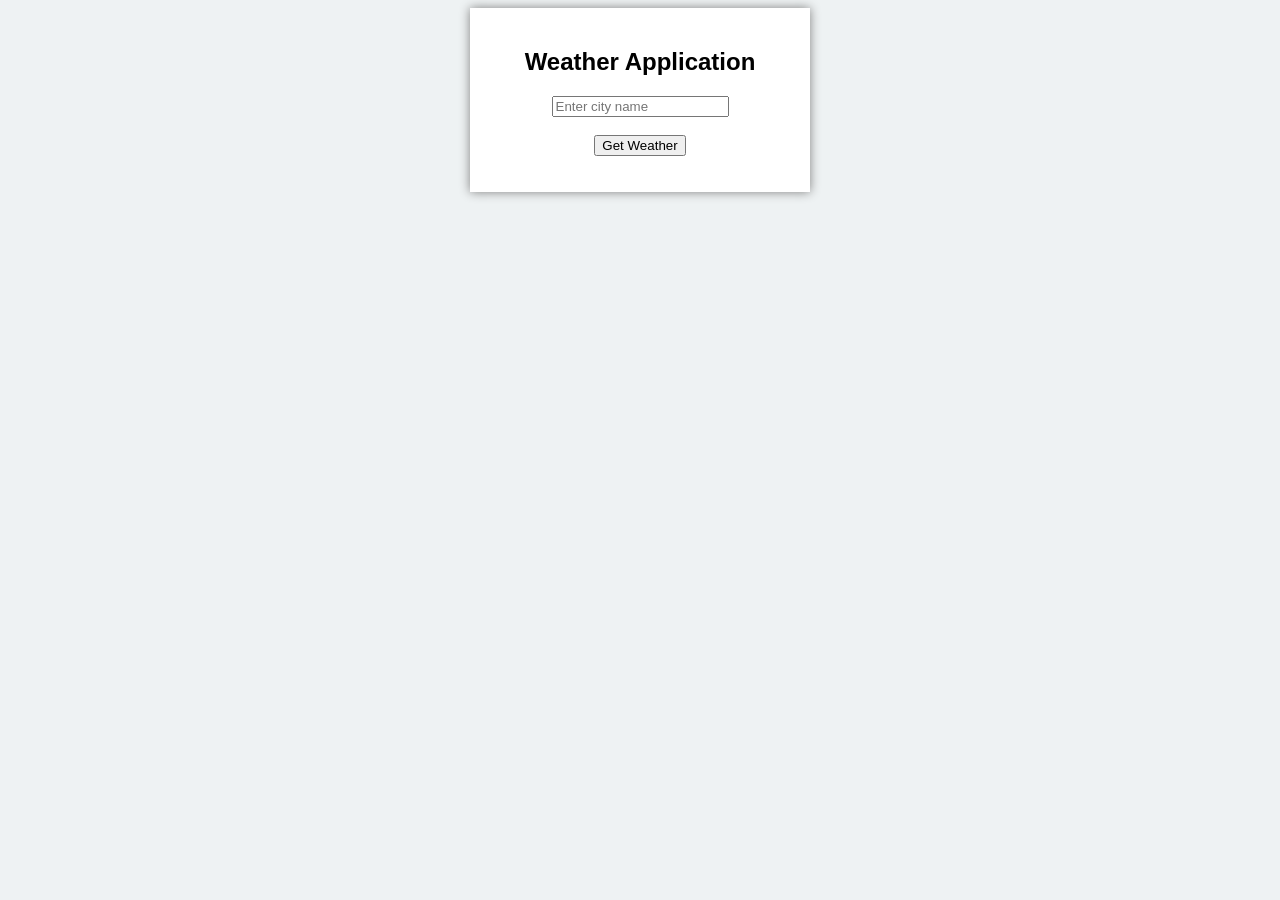
<file: MDMexp-main/exp5/index.html>
<!doctype html>
<html lang="en">
  <head>
    <meta charset="UTF-8" />
    <title>Weather App</title>
    <style>
      body {
        font-family: Arial;
        background: #eef2f3;
        text-align: center;
      }
      .box {
        background: white;
        padding: 20px;
        width: 300px;
        margin: auto;
        box-shadow: 0 0 10px gray;
      }
    </style>
  </head>
  <body>
    <div class="box">
      <h2>Weather Application</h2>
      <input type="text" id="city" placeholder="Enter city name" />
      <br /><br />
      <button onclick="getWeather()">Get Weather</button>
      <p id="result"></p>
    </div>

    <script>
      function getWeather() {
        var city = document.getElementById("city").value;
        var apiKey = "a79ae812d6fabf42c69e4075661198ee";
        var url = "https://api.openweathermap.org/data/2.5/weather?q=" + city + "&units=metric&appid=" + apiKey;

        fetch(url)
          .then((response) => response.json())
          .then((data) => {
            document.getElementById("result").innerHTML ="Temperature: " +data.main.temp +" °C<br>" +"Humidity: " +data.main.humidity +"%<br>" +"Condition: " +data.weather[0].description;
          })
          .catch(() => {
            document.getElementById("result").innerHTML = "City not found!";
          });
      }
    </script>
  </body>
</html>
</file>
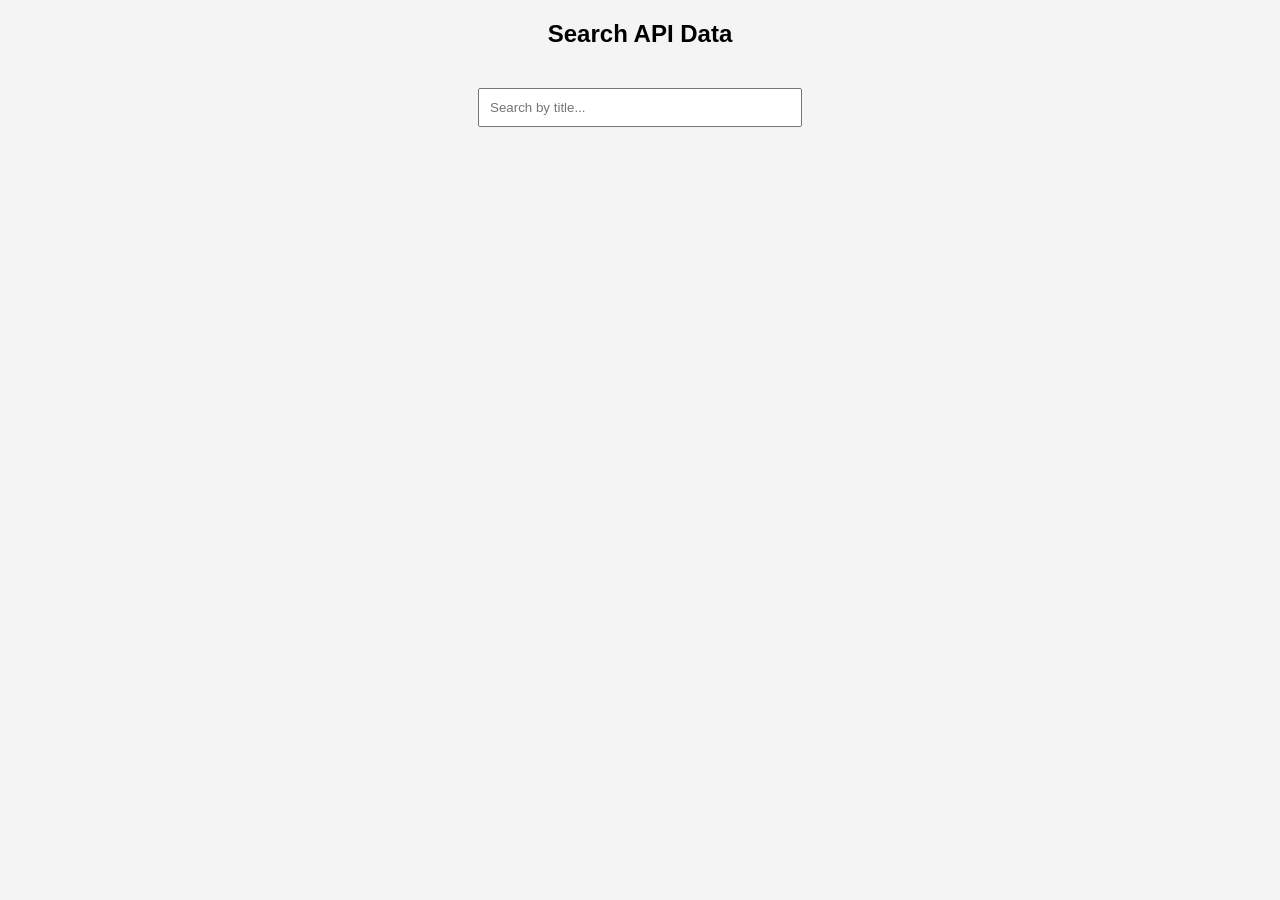
<file: MDMexp-main/exp9/index.html>
<!DOCTYPE html>
<html>
<head>
<title>API Search Filter</title>

<style>
body {
    font-family: Arial;
    background: #f4f4f4;
}

input {
    width: 300px;
    padding: 10px;
    margin: 20px;
}

.card {
    background: white;
    padding: 15px;
    margin: 10px;
    border-radius: 5px;
}
</style>

</head>

<body>

<h2 align="center">Search API Data</h2>

<center>
<input type="text" id="search" placeholder="Search by title...">
</center>

<div id="results"></div>

<script>

let apiData = [];

fetch("https://jsonplaceholder.typicode.com/posts")
.then(response => response.json())
.then(data => {
    apiData = data;
    displayData(apiData);
});

function displayData(data) {
    const resultDiv = document.getElementById("results");
    resultDiv.innerHTML = "";

    data.forEach(item => {
        resultDiv.innerHTML += `
        <div class="card">
            <h4>${item.title}</h4>
            <p>${item.body}</p>
        </div>
        `;
    });
}

document.getElementById("search").addEventListener("keyup", function() {
    const keyword = this.value.toLowerCase();

    const filteredData = apiData.filter(item =>
        item.title.toLowerCase().includes(keyword)
    );

    displayData(filteredData);
});

</script>

</body>
</html>
</file>
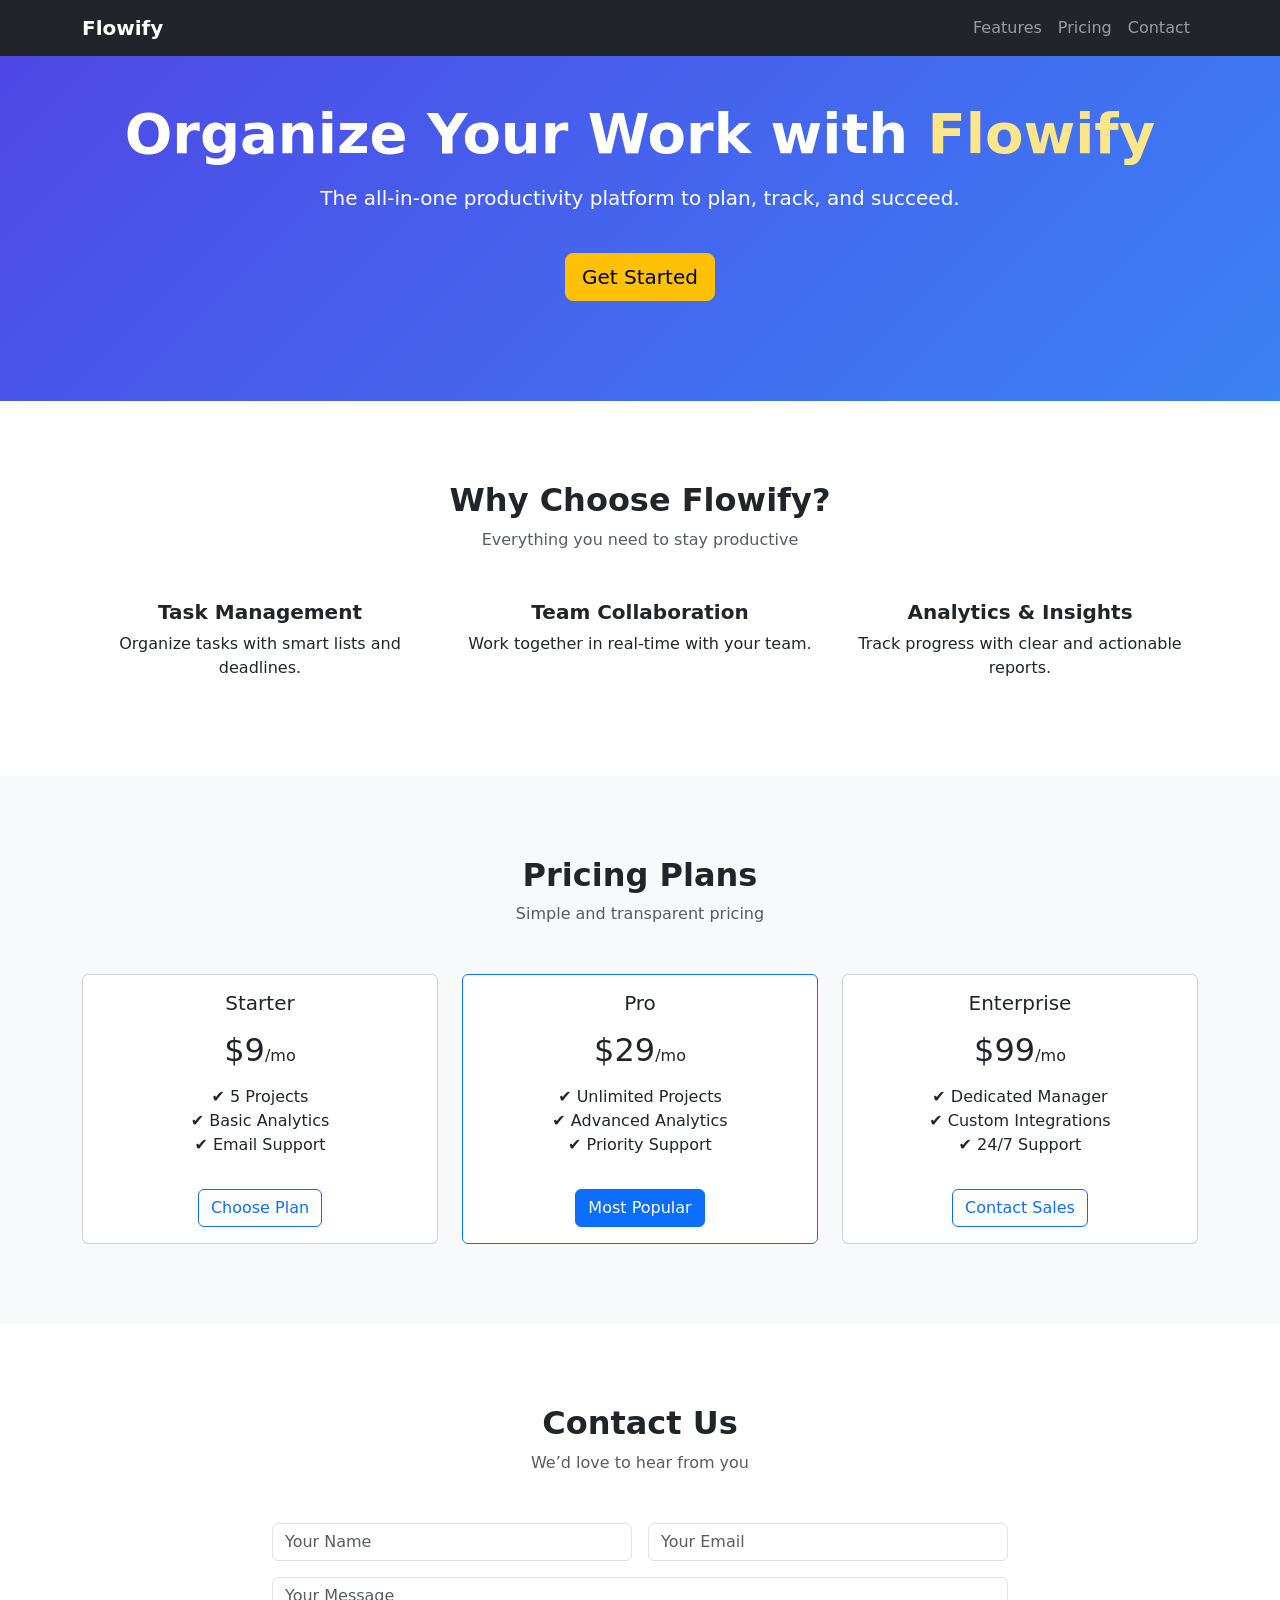
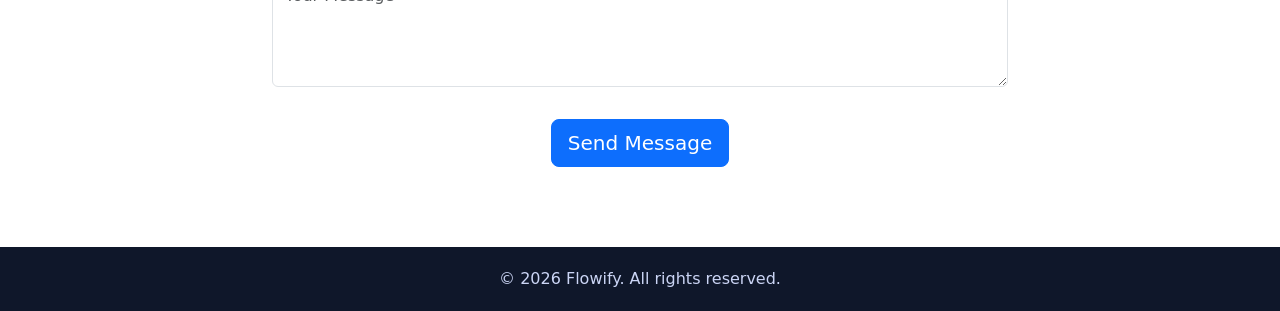
<file: MDMexp-main/exp2/EXP2.html>
<!DOCTYPE html>
<html lang="en">
<head>
  <meta charset="UTF-8">
  <title>Flowify – Productivity Simplified</title>
  <meta name="viewport" content="width=device-width, initial-scale=1">

  <!-- Bootstrap CSS -->
  <link 
    href="https://cdn.jsdelivr.net/npm/bootstrap@5.3.2/dist/css/bootstrap.min.css" 
    rel="stylesheet"
  >

  <style>
    body {
      scroll-behavior: smooth;
    }

    /* Hero Section */
    .hero {
      background: linear-gradient(135deg, #4f46e5, #3b82f6);
      color: white;
      padding: 100px 20px;
    }

    .hero h1 span {
      color: #fde68a;
    }

    /* Section spacing */
    section {
      padding: 80px 0;
    }

    /* Pricing cards */
    .price-card {
      transition: transform 0.3s ease;
    }

    .price-card:hover {
      transform: translateY(-8px);
    }

    footer {
      background-color: #0f172a;
      color: #cbd5f5;
      padding: 20px 0;
    }
  </style>
</head>
<body>

<!-- Navbar -->
<nav class="navbar navbar-expand-lg navbar-dark bg-dark fixed-top">
  <div class="container">
    <a class="navbar-brand fw-bold" href="#">Flowify</a>
    <button class="navbar-toggler" data-bs-toggle="collapse" data-bs-target="#navMenu">
      <span class="navbar-toggler-icon"></span>
    </button>
    <div class="collapse navbar-collapse" id="navMenu">
      <ul class="navbar-nav ms-auto">
        <li class="nav-item"><a class="nav-link" href="#features">Features</a></li>
        <li class="nav-item"><a class="nav-link" href="#pricing">Pricing</a></li>
        <li class="nav-item"><a class="nav-link" href="#contact">Contact</a></li>
      </ul>
    </div>
  </div>
</nav>

<!-- Hero Section -->
<section class="hero text-center">
  <div class="container">
    <h1 class="display-4 fw-bold">
      Organize Your Work with <span>Flowify</span>
    </h1>
    <p class="lead mt-3">
      The all-in-one productivity platform to plan, track, and succeed.
    </p>
    <a href="#pricing" class="btn btn-warning btn-lg mt-4">
      Get Started
    </a>
  </div>
</section>

<!-- Features Section -->
<section id="features">
  <div class="container">
    <div class="text-center mb-5">
      <h2 class="fw-bold">Why Choose Flowify?</h2>
      <p class="text-muted">Everything you need to stay productive</p>
    </div>

    <div class="row g-4">
      <div class="col-md-4 text-center">
        <h5 class="fw-bold">Task Management</h5>
        <p>Organize tasks with smart lists and deadlines.</p>
      </div>
      <div class="col-md-4 text-center">
        <h5 class="fw-bold">Team Collaboration</h5>
        <p>Work together in real-time with your team.</p>
      </div>
      <div class="col-md-4 text-center">
        <h5 class="fw-bold">Analytics & Insights</h5>
        <p>Track progress with clear and actionable reports.</p>
      </div>
    </div>
  </div>
</section>

<!-- Pricing Section -->
<section id="pricing" class="bg-light">
  <div class="container">
    <div class="text-center mb-5">
      <h2 class="fw-bold">Pricing Plans</h2>
      <p class="text-muted">Simple and transparent pricing</p>
    </div>

    <div class="row g-4">
      <div class="col-md-4">
        <div class="card price-card h-100 text-center">
          <div class="card-body">
            <h5 class="card-title">Starter</h5>
            <h2 class="my-3">$9<span class="fs-6">/mo</span></h2>
            <ul class="list-unstyled">
              <li>✔ 5 Projects</li>
              <li>✔ Basic Analytics</li>
              <li>✔ Email Support</li>
            </ul>
            <a href="#" class="btn btn-outline-primary mt-3">Choose Plan</a>
          </div>
        </div>
      </div>

      <div class="col-md-4">
        <div class="card price-card h-100 text-center border-primary">
          <div class="card-body">
            <h5 class="card-title">Pro</h5>
            <h2 class="my-3">$29<span class="fs-6">/mo</span></h2>
            <ul class="list-unstyled">
              <li>✔ Unlimited Projects</li>
              <li>✔ Advanced Analytics</li>
              <li>✔ Priority Support</li>
            </ul>
            <a href="#" class="btn btn-primary mt-3">Most Popular</a>
          </div>
        </div>
      </div>

      <div class="col-md-4">
        <div class="card price-card h-100 text-center">
          <div class="card-body">
            <h5 class="card-title">Enterprise</h5>
            <h2 class="my-3">$99<span class="fs-6">/mo</span></h2>
            <ul class="list-unstyled">
              <li>✔ Dedicated Manager</li>
              <li>✔ Custom Integrations</li>
              <li>✔ 24/7 Support</li>
            </ul>
            <a href="#" class="btn btn-outline-primary mt-3">Contact Sales</a>
          </div>
        </div>
      </div>
    </div>
  </div>
</section>

<!-- Contact Section -->
<section id="contact">
  <div class="container">
    <div class="text-center mb-5">
      <h2 class="fw-bold">Contact Us</h2>
      <p class="text-muted">We’d love to hear from you</p>
    </div>

    <div class="row justify-content-center">
      <div class="col-md-8">
        <form>
          <div class="row g-3">
            <div class="col-md-6">
              <input type="text" class="form-control" placeholder="Your Name" required>
            </div>
            <div class="col-md-6">
              <input type="email" class="form-control" placeholder="Your Email" required>
            </div>
            <div class="col-12">
              <textarea class="form-control" rows="4" placeholder="Your Message" required></textarea>
            </div>
            <div class="col-12 text-center">
              <button class="btn btn-primary btn-lg mt-3">Send Message</button>
            </div>
          </div>
        </form>
      </div>
    </div>
  </div>
</section>

<!-- Footer -->
<footer class="text-center">
  <div class="container">
    <p class="mb-0">© 2026 Flowify. All rights reserved.</p>
  </div>
</footer>

<!-- Bootstrap JS -->
<script 
  src="https://cdn.jsdelivr.net/npm/bootstrap@5.3.2/dist/js/bootstrap.bundle.min.js">
</script>

</body>
</html>
</file>
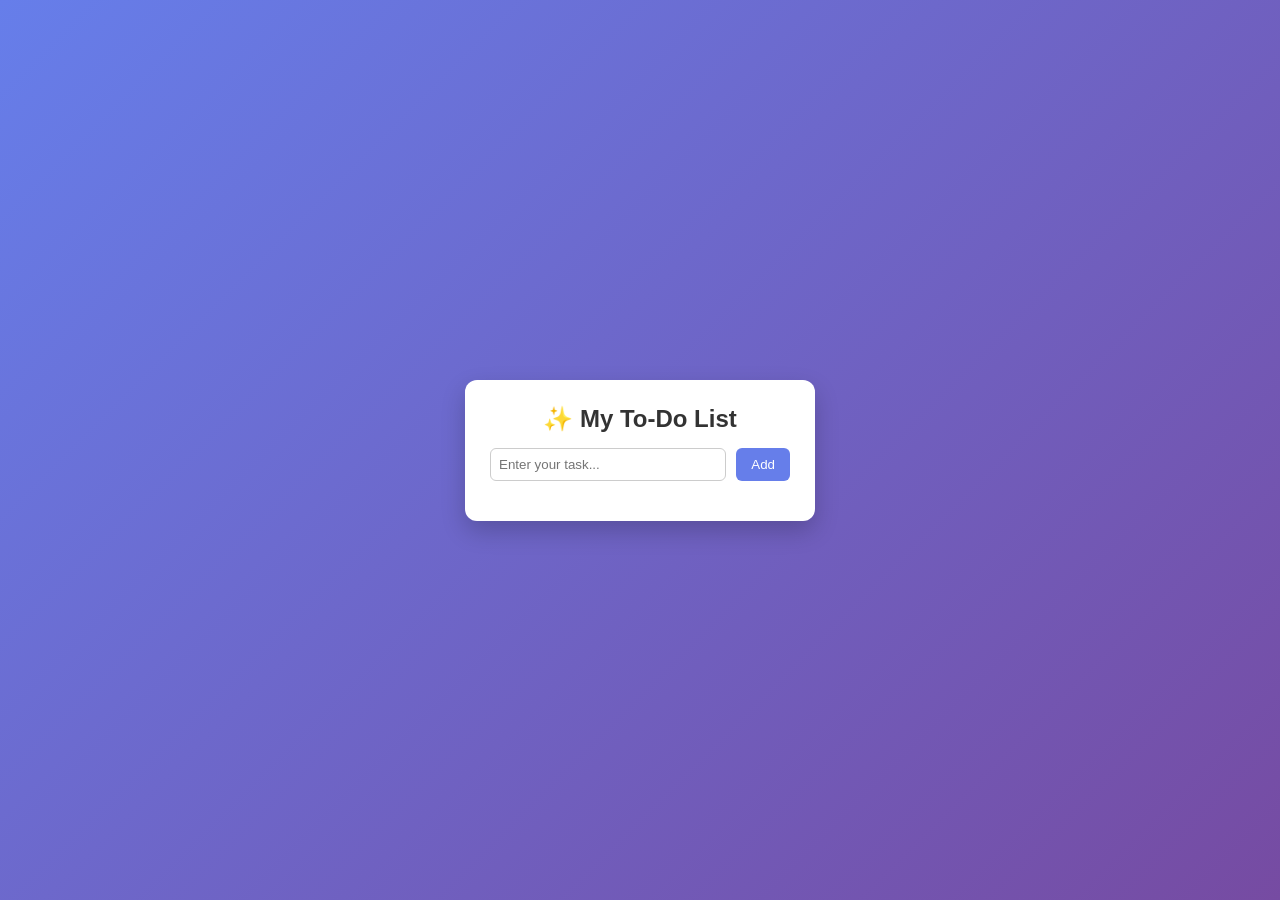
<file: MDMexp-main/exp3/EXP3.html>
<!DOCTYPE html>
<html lang="en">
<head>
    <meta charset="UTF-8">
    <title>To-Do List</title>
    <link rel="stylesheet" href="style.css">
</head>
<body>

    <!-- Main Card -->
    <div class="todo-container">
        <h2>✨ My To-Do List</h2>

        <!-- Input section -->
        <div class="input-group">
            <input type="text" id="taskInput" placeholder="Enter your task...">
            <button onclick="addTask()">Add</button>
        </div>

        <!-- Task list -->
        <ul id="taskList"></ul>
    </div>

    <script src="script.js"></script>
</body>
</html>
</file>
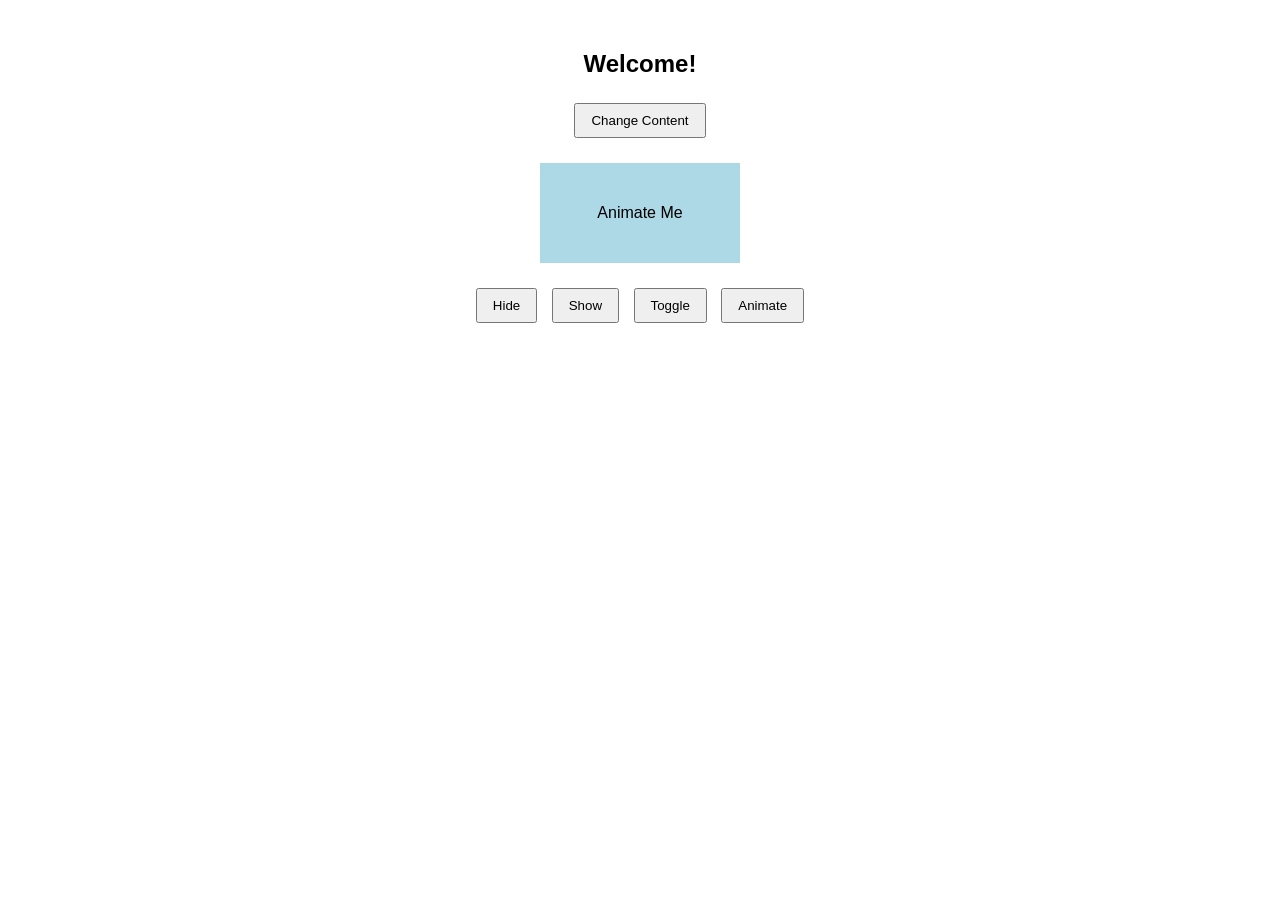
<file: MDMexp-main/exp4/exp4.html>
<!DOCTYPE html>
<html>
<head>
 <title>Dynamic Webpage with jQuery Effects</title>
 <!-- jQuery CDN -->
 <script src="https://code.jquery.com/jquery-3.6.0.min.js"></script>
 <style>
 body {
 font-family: Arial;
 text-align: center;
 margin-top: 50px;
 }
 #box {
 width: 200px;
 height: 100px;
 background-color: lightblue;
 margin: 20px auto;
 line-height: 100px;
 }
 button {
 margin: 5px;
 padding: 8px 15px;
 }
 </style>
</head>
<body>
 <h2 id="heading">Welcome!</h2>
 <!-- Button for DOM Content Update -->
 <button onclick="changeContent()">Change Content</button>
 <div id="box">Animate Me</div>
 <!-- jQuery Effect Buttons -->
 <button id="hideBtn">Hide</button>
 <button id="showBtn">Show</button>
 <button id="toggleBtn">Toggle</button>
 <button id="animateBtn">Animate</button>
 <script>
 // JavaScript DOM manipulation
 function changeContent() {
 document.getElementById("heading").innerHTML =
 "Content Updated Successfully!";
 }
 // jQuery Effects
 $(document).ready(function () {
 $("#hideBtn").click(function () {
 $("#box").hide();
 });
 $("#showBtn").click(function () {
 $("#box").show();
 });
 $("#toggleBtn").click(function () {
 $("#box").toggle();
 });
 $("#animateBtn").click(function () {
 $("#box").animate({
 width: "300px",
 height: "150px",
 opacity: 0.5
 }, 1000);
 });
 });
 </script>
</body>
</html>
</file>
<file: MDMexp-main/exp3/style.css>
/* Reset */
* {
    margin: 0;
    padding: 0;
    box-sizing: border-box;
}

/* Page background */
body {
    height: 100vh;
    background: linear-gradient(135deg, #667eea, #764ba2);
    display: flex;
    justify-content: center;
    align-items: center;
    font-family: Arial, sans-serif;
}

/* Card container */
.todo-container {
    background: white;
    width: 350px;
    padding: 25px;
    border-radius: 12px;
    box-shadow: 0 10px 25px rgba(0,0,0,0.2);
    text-align: center;
}

/* Heading */
.todo-container h2 {
    margin-bottom: 15px;
    color: #333;
}

/* Input group */
.input-group {
    display: flex;
    gap: 10px;
    margin-bottom: 15px;
}

input {
    flex: 1;
    padding: 8px;
    border-radius: 6px;
    border: 1px solid #ccc;
    outline: none;
}

/* Button */
button {
    padding: 8px 15px;
    background: #667eea;
    color: white;
    border: none;
    border-radius: 6px;
    cursor: pointer;
}

button:hover {
    background: #5a67d8;
}

/* Task list */
ul {
    list-style: none;
    margin-top: 10px;
}

/* Task item */
li {
    background: #f3f4f6;
    padding: 8px 10px;
    border-radius: 6px;
    margin-bottom: 8px;
    display: flex;
    justify-content: space-between;
    align-items: center;
    cursor: pointer;
}

/* Completed task */
.completed {
    text-decoration: line-through;
    color: gray;
}

/* Delete button */
.delete-btn {
    background: red;
    color: white;
    border: none;
    border-radius: 50%;
    width: 20px;
    height: 20px;
    cursor: pointer;
    font-size: 12px;
}
</file>
